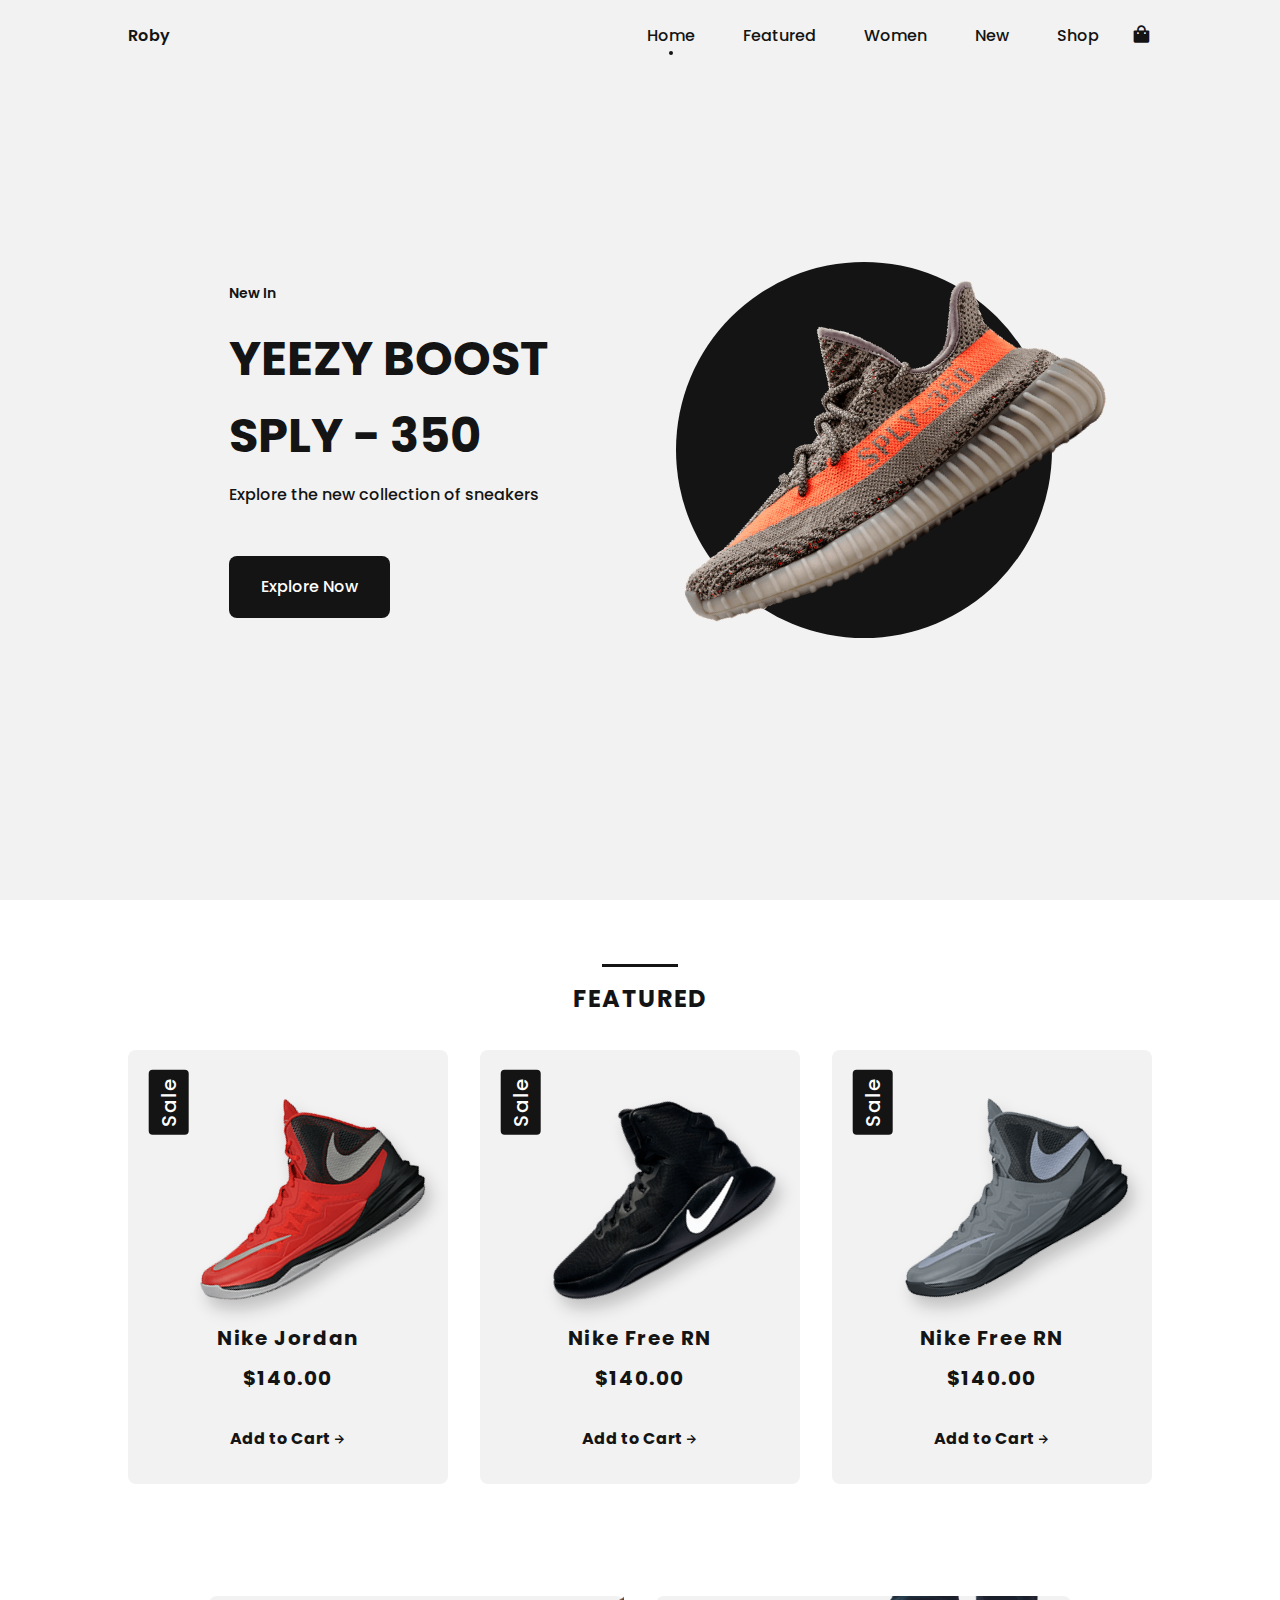
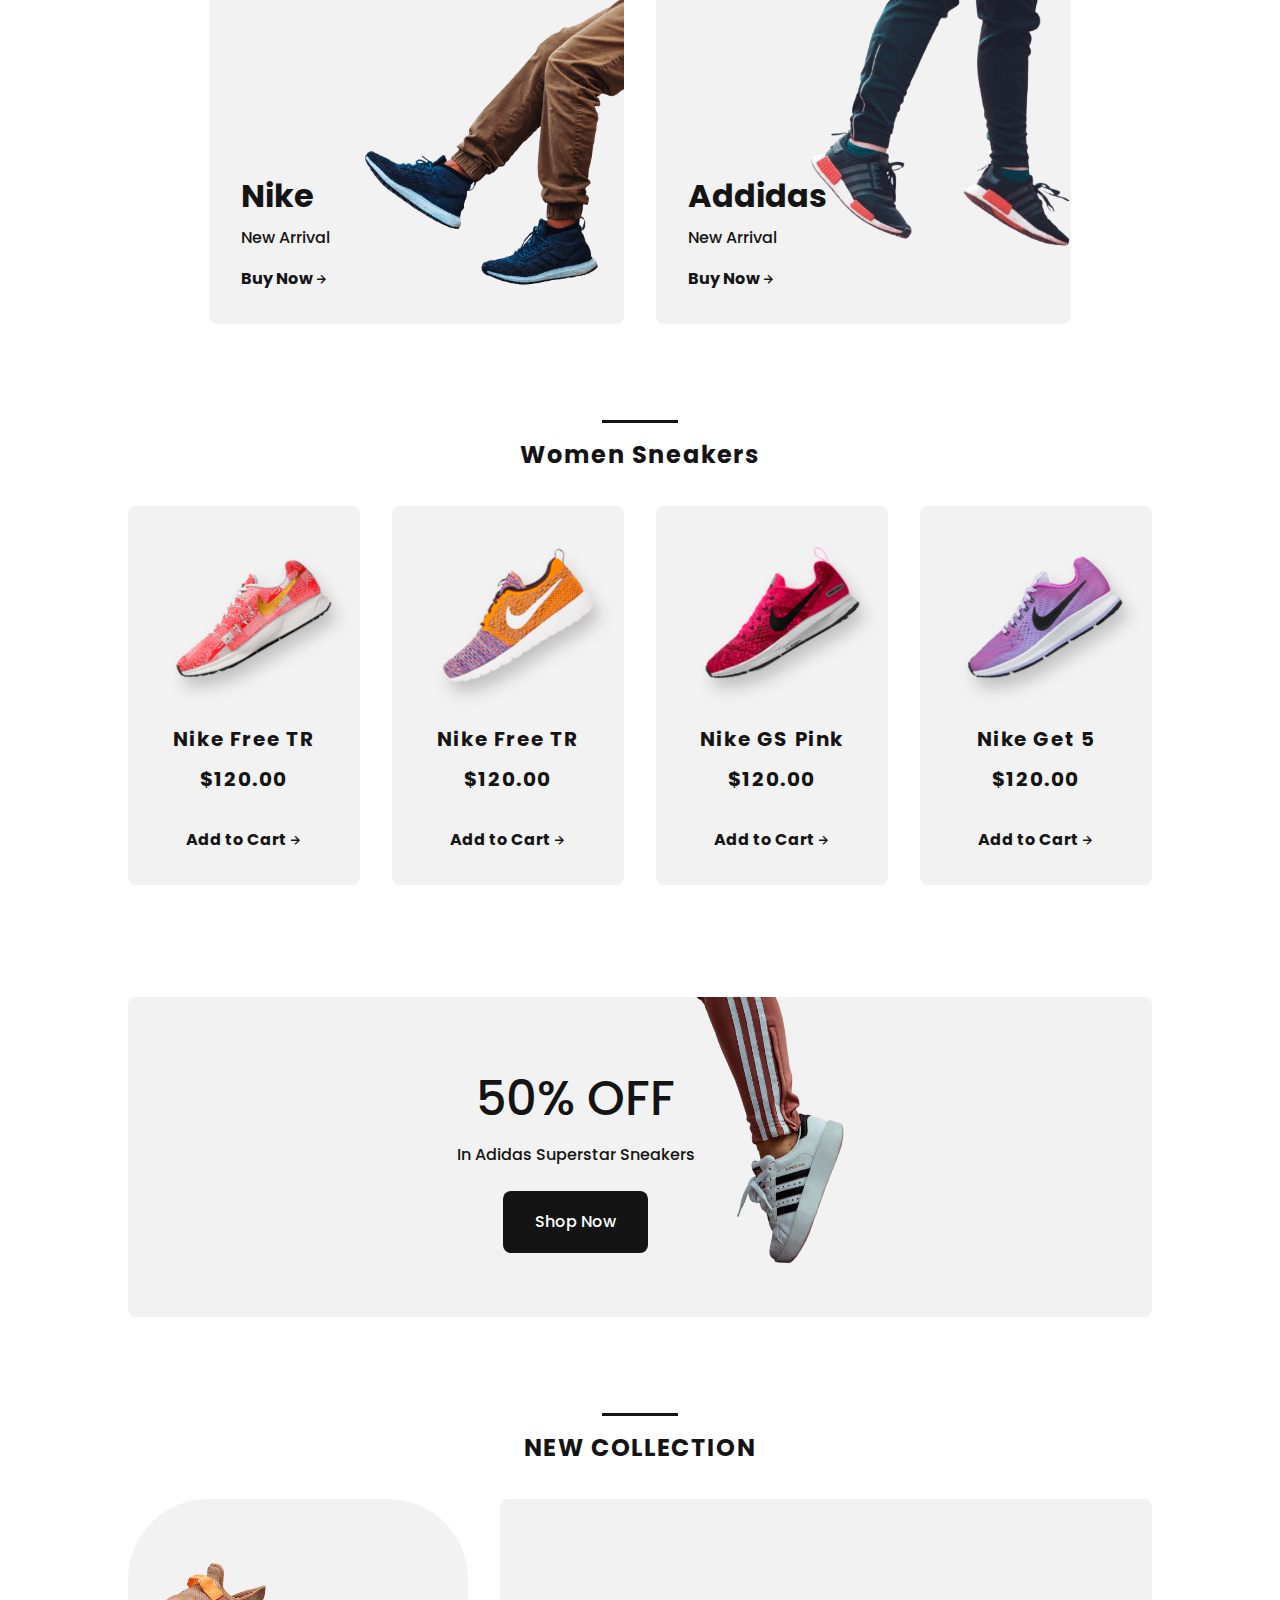
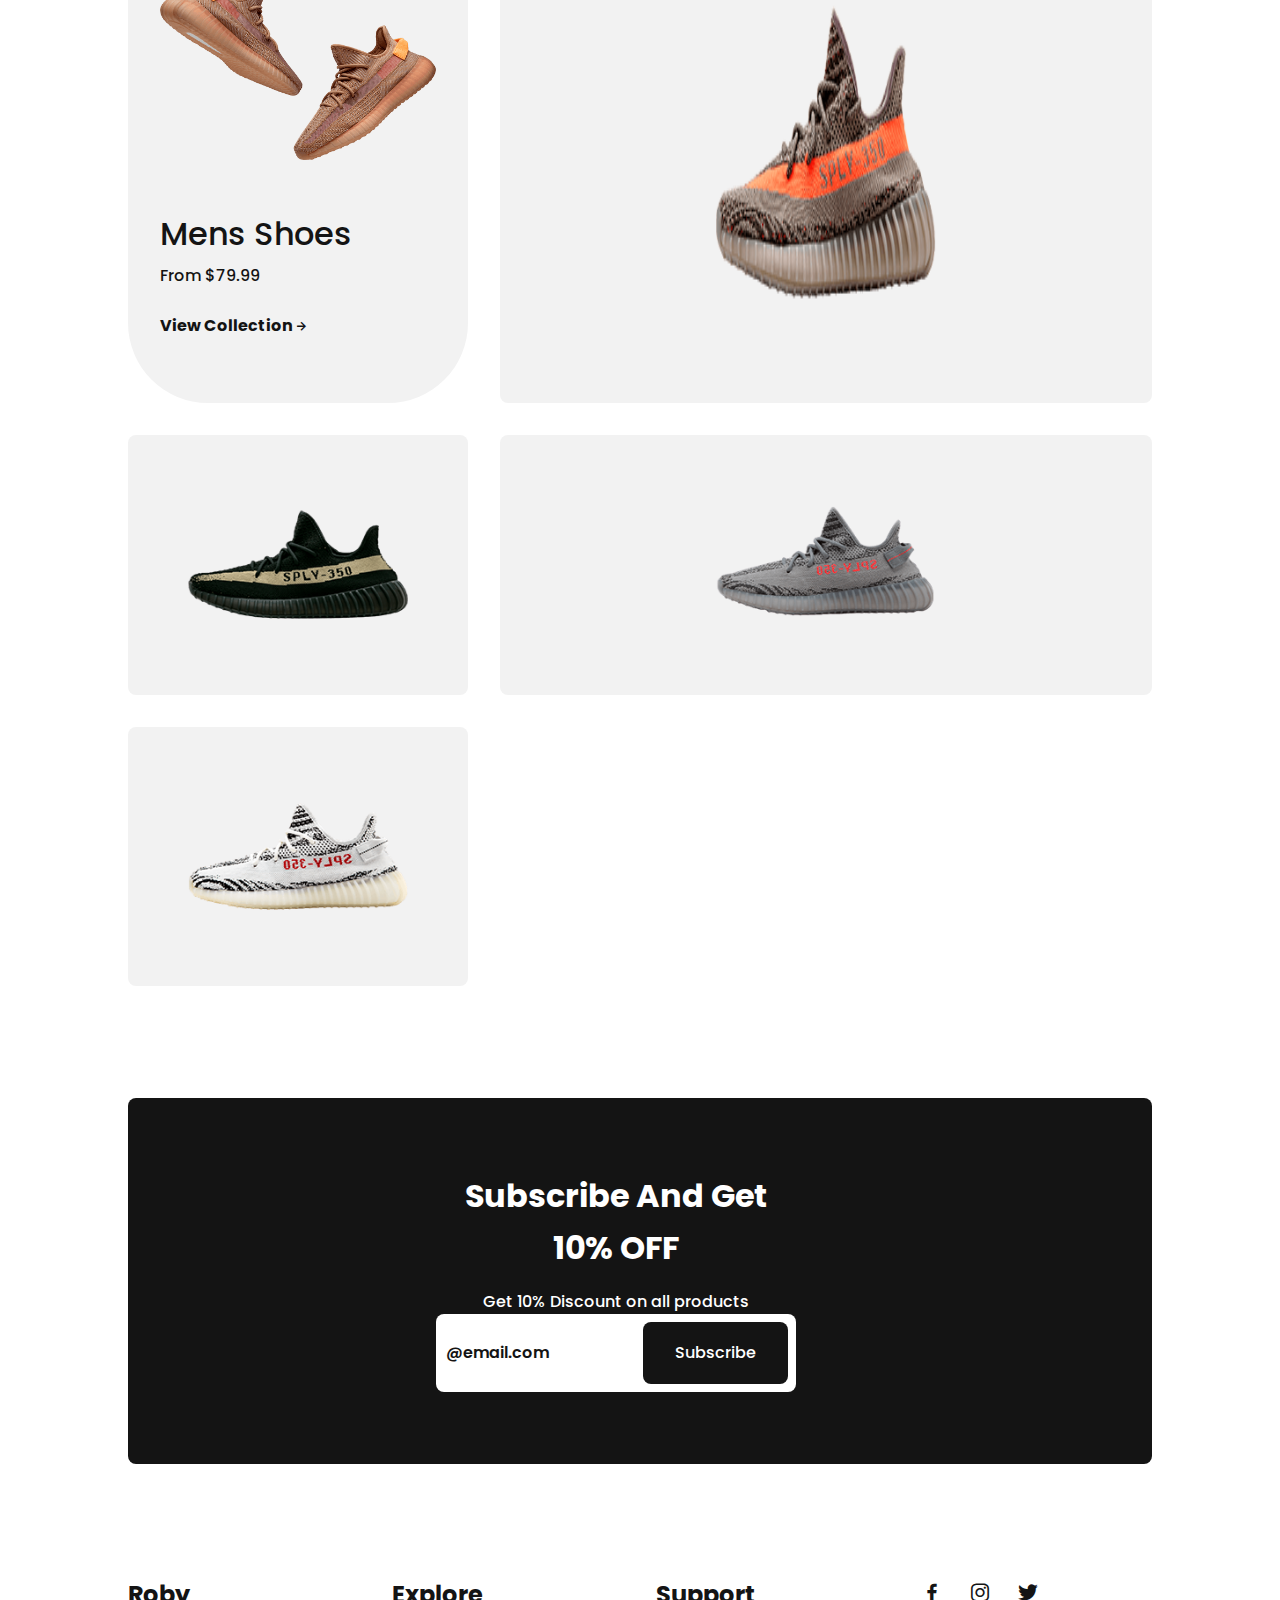
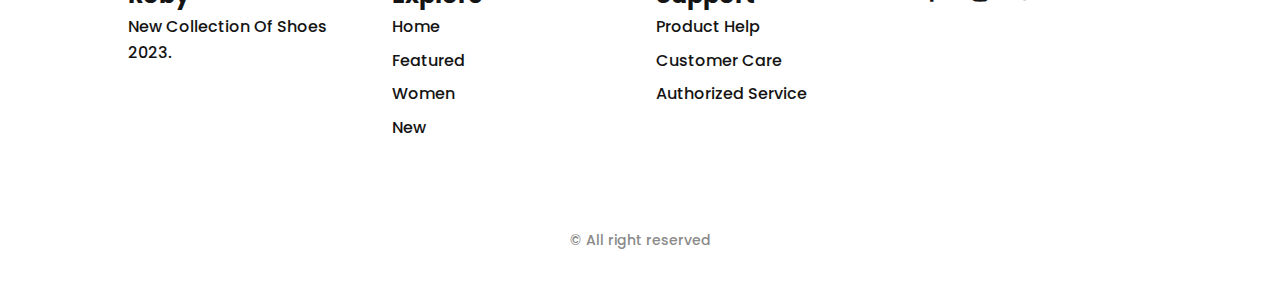
<file: public/index.html>
<!DOCTYPE html>
<html lang="en">
<head>
    <meta charset="UTF-8">
    <meta name="viewport" content="width=device-width, initial-scale=1.0">
    <link rel="stylesheet" href="assets/css/style.css">

    <link href='https://unpkg.com/boxicons@2.1.4/css/boxicons.min.css' rel='stylesheet'>
    <title>Sneakers Shop</title>
</head>
<body>
    <header class="l-header" id="header">
        <nav class="nav bg-grid">
            <div class="nav__toggle" id="nav-toggle">
                <i class='bx bxs-grid'></i>
            </div>

            <a href="#" class="nav__logo">Roby</a>

            <div class="nav__menu" id="nav-menu">
                <ul class="nav__list">
                    <li class="nav__item"><a href="#home" class="nav__link active">Home</a></li>
                    <li class="nav__item"><a href="#featured" class="nav__link">Featured</a></li>
                    <li class="nav__item"><a href="#women" class="nav__link">Women</a></li>
                    <li class="nav__item"><a href="#new" class="nav__link">New</a></li>
                    <li class="nav__item"><a href="./shop.html" class="nav__link">Shop</a></li>
                </ul>
            </div>

            <div class="nav__shop">
                <i class='bx bxs-shopping-bag' ></i>
            </div>
        </nav>
    </header>

    <main class="l-main">
        <section class="home" id="home">
            <div class="home__container bg-grid">
                <div class="home__sneaker">
                    <div class="home__shape"></div>
                    <img src="assets/images/imghome.png" alt="" class="home__img">
                </div>
                <div class="home__data">
                    <span class="home__new">New In</span>
                    <h1 class="home__title">YEEZY BOOST<br>SPLY - 350</h1>
                    <p class="home__description">Explore the new collection of sneakers</p>
                    <a href="#" class="button">Explore Now</a>
                </div>
            </div>
        </section>


        <section class="feature section" id="featured">
            <h2 class="section-title">FEATURED</h2>
            <div class="featured__container bg-grid">
                <article class="sneaker">
                    <div class="sneaker__sale">Sale</div>
                    <img src="assets/images/featured1.png" alt="" class="sneaker__img">
                    <span class="sneaker__name">Nike Jordan</span>
                    <span class="sneaker__price">$140.00</span>
                    <a href="" class="button-light">Add to Cart<i class='bx bx-right-arrow-alt' ></i></a>
                </article>
                <article class="sneaker">
                    <div class="sneaker__sale">Sale</div>
                    <img src="assets/images/featured2.png" alt="" class="sneaker__img">
                    <span class="sneaker__name">Nike Free RN</span>
                    <span class="sneaker__price">$140.00</span>
                    <a href="" class="button-light">Add to Cart<i class='bx bx-right-arrow-alt' ></i></a>
                </article>
                <article class="sneaker">
                    <div class="sneaker__sale">Sale</div>
                    <img src="assets/images/featured3.png" alt="" class="sneaker__img">
                    <span class="sneaker__name">Nike Free RN</span>
                    <span class="sneaker__price">$140.00</span>
                    <a href="" class="button-light">Add to Cart<i class='bx bx-right-arrow-alt' ></i></a>
                </article>
            </div>
        </section>

        <section class="collection section">
            <div class="collection__container bg-grid">
                <div class="collection__card">
                    <div class="collection__data">
                        <h3 class="collection__name">Nike</h3>
                        <p class="collection__description">New Arrival</p>
                        <a href="#" class="button-light">Buy Now<i class='bx bx-right-arrow-alt' ></i></a>
                    </div>
                    <img src="assets/images/collection1.png" alt="" class="collection__img">
                </div>

                <div class="collection__card">
                    <div class="collection__data">
                        <h3 class="collection__name">Addidas</h3>
                        <p class="collection__description">New Arrival</p>
                        <a href="#" class="button-light">Buy Now<i class='bx bx-right-arrow-alt' ></i></a>
                    </div>
                    <img src="assets/images/collection2.png" alt="" class="collection__img">
                </div>

                
            </div>
        </section>

        <section class="women section" id="women">
            <h2 class="section-title">Women Sneakers</h2>
            <div class="women__container bg-grid">
                <article class="sneaker">
                    <img src="assets/images/women1.png" alt="" class="sneaker__img">
                    <span class="sneaker__name">Nike Free TR</span>
                    <span class="sneaker__price">$120.00</span>
                    <a href="" class="button-light">Add to Cart<i class='bx bx-right-arrow-alt' ></i></a>
                </article>

                <article class="sneaker">
                    <img src="assets/images/women2.png" alt="" class="sneaker__img">
                    <span class="sneaker__name">Nike Free TR</span>
                    <span class="sneaker__price">$120.00</span>
                    <a href="" class="button-light">Add to Cart<i class='bx bx-right-arrow-alt' ></i></a>
                </article>

                <article class="sneaker">
                    <img src="assets/images/women3.png" alt="" class="sneaker__img">
                    <span class="sneaker__name">Nike GS Pink</span>
                    <span class="sneaker__price">$120.00</span>
                    <a href="" class="button-light">Add to Cart<i class='bx bx-right-arrow-alt' ></i></a>
                </article>

                <article class="sneaker">
                    <img src="assets/images/women4.png" alt="" class="sneaker__img">
                    <span class="sneaker__name">Nike Get 5</span>
                    <span class="sneaker__price">$120.00</span>
                    <a href="" class="button-light">Add to Cart<i class='bx bx-right-arrow-alt' ></i></a>
                </article>
            </div>
        </section>
        
        <section class="offer section">
            <div class="offer__container bg-grid">
                <div class="offer__data">
                    <div class="offer__title">50% OFF</div>
                    <p class="offer__description">In Adidas Superstar Sneakers</p>
                    <a href="#" class="button">Shop Now</a>
                </div>
                <img src="assets/images/offert.png" alt="" class="offer__img">
            </div>
        </section>

        <section class="new section" id="new">
            <h2 class="section-title">NEW COLLECTION</h2>
            <div class="new__container bg-grid">
                <div class="new__mens">
                    <img src="assets/images/new1.png" alt="" class="new__mens-img">
                    <he class="new__title">Mens Shoes</he>
                    <span class="new__price">From $79.99</span>
                    <a href="#" class="button-light">View Collection<i class='bx bx-right-arrow-alt' ></i></a>
                </div>

                <div class="new__sneaker">
                    <div class="new__sneaker-card">
                        <img src="assets/images/new2.png" alt="" class="new__sneaker-img">
                        <div class="new__sneaker-overlay">
                            <a href="" class="button">Add to Cart</a>
                        </div>
                    </div>
                </div>

                <div class="new__sneaker">
                    <div class="new__sneaker-card">
                        <img src="assets/images/new3.png" alt="" class="new__sneaker-img">
                        <div class="new__sneaker-overlay">
                            <a href="" class="button">Add to Cart</a>
                        </div>
                    </div>
                </div>

                <div class="new__sneaker">
                    <div class="new__sneaker-card">
                        <img src="assets/images/new4.png" alt="" class="new__sneaker-img">
                        <div class="new__sneaker-overlay">
                            <a href="" class="button">Add to Cart</a>
                        </div>
                    </div>
                </div>

                <div class="new__sneaker">
                    <div class="new__sneaker-card">
                        <img src="assets/images/new5.png" alt="" class="new__sneaker-img">
                        <div class="new__sneaker-overlay">
                            <a href="" class="button">Add to Cart</a>
                        </div>
                    </div>
                </div>
            </div>
        </section>

        <section class="newsletter section">
            <div class="newsletter__container bg-grid">
                <div>
                    <h3 class="newsletter__title">
                        Subscribe And Get<br>
                        10% OFF
                    </h3>
                    <p class="newsletter__description">Get 10% Discount on all products</p>

                    <form action="" class="newsletter__subscribe">
                        <input type="text" placeholder="@email.com" class="newsletter__input">
                        <a href="#" class="button">Subscribe</a>
                    </form>
                </div>
            </div>
        </section>

        <footer class="footer section">
            <div class="footer__container bg-grid">
                <div class="footer__box">
                    <h3 class="footer__title">Roby</h3>
                    <p class="footer__description">New Collection Of Shoes 2023.</p>
                </div>

                <div class="footer__box">
                    <h3 class="footer__title">Explore</h3>
                    <ul>
                        <li><a href="#Home" class="footer__link">Home</a></li>
                        <li><a href="#Featured" class="footer__link">Featured</a></li>
                        <li><a href="#Women" class="footer__link">Women</a></li>
                        <li><a href="#New" class="footer__link">New</a></li>
                    </ul>
                </div>

                <div class="footer__box">
                    <h3 class="footer__title">Support</h3>
                    <ul>
                        <li><a href="#home" class="footer__link">Product Help</a></li>
                        <li><a href="#featured" class="footer__link">Customer Care</a></li>
                        <li><a href="#women" class="footer__link">Authorized Service</a></li>
                    </ul>
                </div>

                <div class="footer__box">
                    <a href="#" class="footer__social"><i class='bx bxl-facebook'></i></a>
                    <a href="#" class="footer__social"><i class='bx bxl-instagram'></i></a>
                    <a href="#" class="footer__social"><i class='bx bxl-twitter'></i></a>
                </div>
            </div>

            <p class="footer__copy">&#169; All right reserved</p>
        </footer>
    </main>

    <script src="assets/js/index.js"></script>
</body>
</html>
</file>
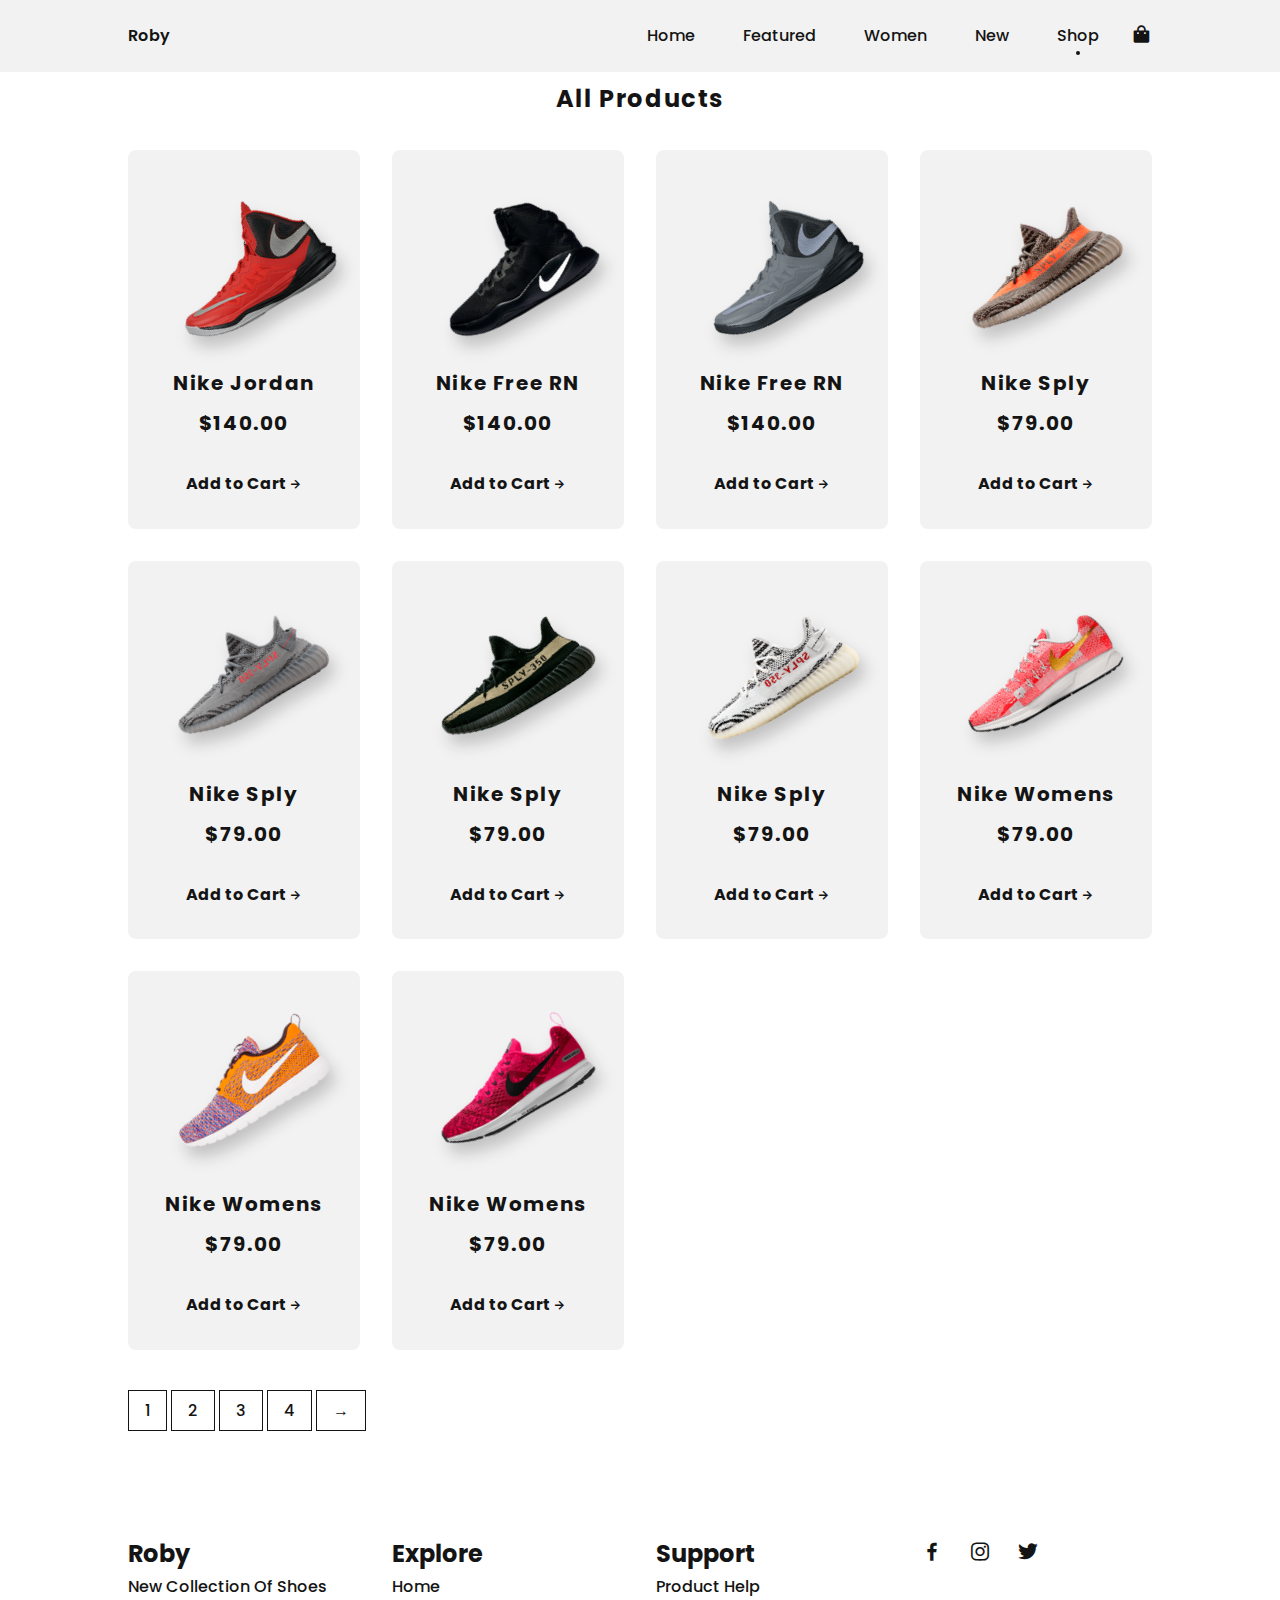
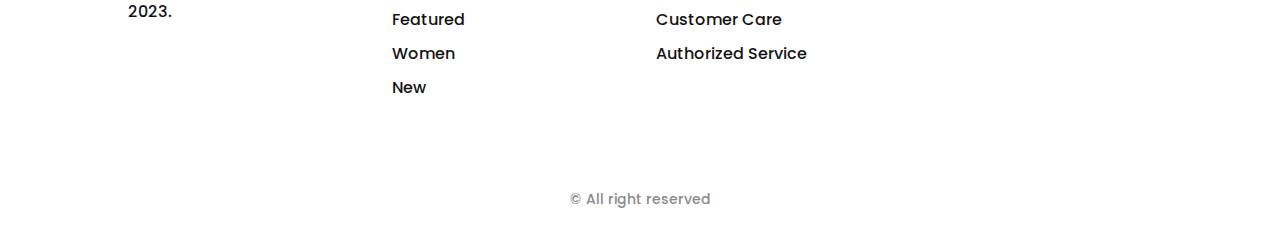
<file: public/shop.html>
<!DOCTYPE html>
<html lang="en">
<head>
    <meta charset="UTF-8">
    <meta name="viewport" content="width=device-width, initial-scale=1.0">
    <title>Snealer Shop</title>
    <link rel="stylesheet" href="assets/css/style.css">

    <link href='https://unpkg.com/boxicons@2.1.4/css/boxicons.min.css' rel='stylesheet'>
</head>
<body>
    <header class="l-header" id="header">
        <nav class="nav bg-grid">
            <div class="nav__toggle" id="nav-toggle">
                <i class='bx bxs-grid'></i>
            </div>

            <a href="#" class="nav__logo">Roby</a>

            <div class="nav__menu" id="nav-menu">
                <ul class="nav__list">
                    <li class="nav__item"><a href="./index.html" class="nav__link">Home</a></li>
                    <li class="nav__item"><a href="./index.html#featured" class="nav__link">Featured</a></li>
                    <li class="nav__item"><a href="./index.html#women" class="nav__link">Women</a></li>
                    <li class="nav__item"><a href="./index.html#new" class="nav__link">New</a></li>
                    <li class="nav__item"><a href="#shop" class="nav__link active">Shop</a></li>
                </ul>
            </div>

            <div class="nav__shop">
                <i class='bx bxs-shopping-bag' ></i>
            </div>
        </nav>
    </header>

    <main class="l-main">
        <section class="feature section" id="shop">
            <h2 class="section-title">All Products</h2>
            <div class="featured__container bg-grid">
                <article class="sneaker">

                    <img src="assets/images/featured1.png" alt="" class="sneaker__img">
                    <span class="sneaker__name">Nike Jordan</span>
                    <span class="sneaker__price">$140.00</span>
                    <a href="" class="button-light">Add to Cart<i class='bx bx-right-arrow-alt' ></i></a>
                </article>
                <article class="sneaker">

                    <img src="assets/images/featured2.png" alt="" class="sneaker__img">
                    <span class="sneaker__name">Nike Free RN</span>
                    <span class="sneaker__price">$140.00</span>
                    <a href="" class="button-light">Add to Cart<i class='bx bx-right-arrow-alt' ></i></a>
                </article>
                <article class="sneaker">

                    <img src="assets/images/featured3.png" alt="" class="sneaker__img">
                    <span class="sneaker__name">Nike Free RN</span>
                    <span class="sneaker__price">$140.00</span>
                    <a href="" class="button-light">Add to Cart<i class='bx bx-right-arrow-alt' ></i></a>
                </article>

                <article class="sneaker">

                    <img src="assets/images/new2.png" alt="" class="sneaker__img">
                    <span class="sneaker__name">Nike Sply</span>
                    <span class="sneaker__price">$79.00</span>
                    <a href="" class="button-light">Add to Cart<i class='bx bx-right-arrow-alt' ></i></a>
                </article>

                <article class="sneaker">

                    <img src="assets/images/new4.png" alt="" class="sneaker__img">
                    <span class="sneaker__name">Nike Sply</span>
                    <span class="sneaker__price">$79.00</span>
                    <a href="" class="button-light">Add to Cart<i class='bx bx-right-arrow-alt' ></i></a>
                </article>

                <article class="sneaker">

                    <img src="assets/images/new3.png" alt="" class="sneaker__img">
                    <span class="sneaker__name">Nike Sply</span>
                    <span class="sneaker__price">$79.00</span>
                    <a href="" class="button-light">Add to Cart<i class='bx bx-right-arrow-alt' ></i></a>
                </article>

                <article class="sneaker">

                    <img src="assets/images/new5.png" alt="" class="sneaker__img">
                    <span class="sneaker__name">Nike Sply</span>
                    <span class="sneaker__price">$79.00</span>
                    <a href="" class="button-light">Add to Cart<i class='bx bx-right-arrow-alt' ></i></a>
                </article>

                <article class="sneaker">

                    <img src="assets/images/women1.png" alt="" class="sneaker__img">
                    <span class="sneaker__name">Nike Womens</span>
                    <span class="sneaker__price">$79.00</span>
                    <a href="" class="button-light">Add to Cart<i class='bx bx-right-arrow-alt' ></i></a>
                </article>

                <article class="sneaker">

                    <img src="assets/images/women2.png" alt="" class="sneaker__img">
                    <span class="sneaker__name">Nike Womens</span>
                    <span class="sneaker__price">$79.00</span>
                    <a href="" class="button-light">Add to Cart<i class='bx bx-right-arrow-alt' ></i></a>
                </article>

                <article class="sneaker">

                    <img src="assets/images/women3.png" alt="" class="sneaker__img">
                    <span class="sneaker__name">Nike Womens</span>
                    <span class="sneaker__price">$79.00</span>
                    <a href="" class="button-light">Add to Cart<i class='bx bx-right-arrow-alt' ></i></a>
                </article>
            </div>

            <div class="sneaker__pages bg-grid">
                <div>
                    <span class="sneaker__page">1</span>
                    <span class="sneaker__page">2</span>
                    <span class="sneaker__page">3</span>
                    <span class="sneaker__page">4</span>
                    <span class="sneaker__page">&#8594;</span>
                </div>
            </div>
        </section>
    </main>

    <footer class="footer section">
        <div class="footer__container bg-grid">
            <div class="footer__box">
                <h3 class="footer__title">Roby</h3>
                <p class="footer__description">New Collection Of Shoes 2023.</p>
            </div>

            <div class="footer__box">
                <h3 class="footer__title">Explore</h3>
                <ul>
                    <li><a href="#Home" class="footer__link">Home</a></li>
                    <li><a href="#Featured" class="footer__link">Featured</a></li>
                    <li><a href="#Women" class="footer__link">Women</a></li>
                    <li><a href="#New" class="footer__link">New</a></li>
                </ul>
            </div>

            <div class="footer__box">
                <h3 class="footer__title">Support</h3>
                <ul>
                    <li><a href="#home" class="footer__link">Product Help</a></li>
                    <li><a href="#featured" class="footer__link">Customer Care</a></li>
                    <li><a href="#women" class="footer__link">Authorized Service</a></li>
                </ul>
            </div>

            <div class="footer__box">
                <a href="#" class="footer__social"><i class='bx bxl-facebook'></i></a>
                <a href="#" class="footer__social"><i class='bx bxl-instagram'></i></a>
                <a href="#" class="footer__social"><i class='bx bxl-twitter'></i></a>
            </div>
        </div>

        <p class="footer__copy">&#169; All right reserved</p>
    </footer>
    <script src="assets/js/index.js"></script>
</body>
</html>
</file>
<file: public/assets/css/style.css>
@import url('https://fonts.googleapis.com/css2?family=Lato:ital,wght@0,300;0,400;0,700;0,900;1,300;1,400;1,700;1,900&family=Oswald&family=Poppins&display=swap');


:root{

    --header-height: 3rem;

    --font-medium:500;
    --font-semi-bold:600;
    --font-bold:700;



    --dark-color:#141414;
    --dark-color-light:#8A8A8A;
    --dark-color-lighten:#F2F2F2;
    --white-color:#FFF;

    --body-font: 'Poppins', sans-serif;


    --big-font-size: 1.25rem;
    --bigger-font-size: 1.5rem;
    --biggest-font-size: 2rem;
    --h2-font-size: 1.25rem;
    --normal-font-size: .938rem;
    --smaller-font-size: .813rem;


    --mb-1: .5rem;
    --mb-2: 1rem;
    --mb-3: 1.5rem;
    --mb-4: 2rem;
    --mb-5: 2.5rem;
    --mb-6: 3rem;

    --z-fixed:100;


    --rotate-img:rotate(-30deg);

}

@media screen and (min-width:768px) {
    :root{
        --big-font-size: 1.5rem;
        --bigger-font-size: 2rem;
        --biggest-font-size: 3rem;
        
        --normal-font-size: 1rem;
        --smaller-font-size: .875rem;
    }
}

*,::before,::after{
    box-sizing: border-box;
}

html{
    scroll-behavior: smooth;
}


body{
    margin: var(--header-height)0 0 0;
    font-family: var(--body-font);
    font-size: var(--normal-font-size);
    font-weight: var(--font-medium);
    color: var(--dark-color);
    line-height: 1.6;

}

h1,h2,h3,ul,p{
    margin: 0;
}

ul{
    padding: 0;
    list-style: none;

}

a{
    text-decoration: none;
    color: var(--dark-color);
}

img{
    max-width: 100%;
    height: auto;
    display: block;
}

.section{
    padding: 5rem 0 2rem;
}

.section-title{
    position: relative;
    font-size: var(--big-font-size);
    margin-bottom: var(--mb-4);
    text-align: center;
    letter-spacing: .1rem;
}

.section-title::after{
    content: '';
    position: absolute;
    width: 56px;
    height: .18rem;
    top: -1rem;
    left:0;
    right: 0;
    margin:auto;
    background-color: var(--dark-color);

}

.bg-grid{
    max-width: 1024px;
    display: grid;
    grid-template-columns: 100%;
    column-gap: 2rem;
    width: calc(100% - 2rem);
    margin-left: var(--mb-2);
    margin-right: var(--mb-2);
}

.l-header{
    width: 100%;
    position: fixed;
    top:0;
    left: 0;
    z-index: var(--z-fixed);
    background-color: var(--dark-color-lighten);
}

.nav{
    height: var(--header-height);
    display: flex;
    justify-content: space-between;
    align-items: center;
}

@media screen and (max-width:768px){
    .nav__menu{
        position: fixed;
        top: var(--header-height);
        left: -100%;
        width: 70%;
        height: 100vh;
        padding: 2rem;
        background-color: var(--white-color);
        transition: .5s;
    }
}

.nav__item{
    margin-bottom: var(--mb-4);
}

.nav__logo{
    font-weight: var(--font-semi-bold);

}

.nav__toggle, .nav__shop{
    font-size: 1.3rem;
    cursor: pointer;
}

.show{
    left: 0;
}
.active{
    position: relative;
}

.active::before{
    content: '';
    position: absolute;
    bottom: -.5rem;
    left: 45%;
    width: 4px;
    height: 4px;
    background-color: var(--dark-color);
    border-radius: 50%;
}

.scroll-header{
    background-color: var(--white-color);
    box-shadow: 0 2px 4px rgba(0,0,0,.1);
}

.home{
    background-color: var(--dark-color-lighten);
    overflow: hidden;
}

.home__container{
    height: calc(100vh - var(--header-height));

}

.home__sneaker{
    position: relative;
    display: flex;
    justify-content: center;
    align-self: center;
}

.home__shape{
    width: 220px;
    height: 220px;
    background-color: var(--dark-color);
    border-radius: 50%;

}

.home__img{
    position: absolute;
    top: 1.5rem;
    max-width: initial;
    width: 275px;
    transform: var(--rotate-img);
}

.home__new{
    display: block;
    font-size: var(--smaller-font-size);
    font-weight: var(--font-semi-bold);
    margin-bottom: var(--mb-2);

}
.home__title{
    font-size: var(--biggest-font-size);
    margin-bottom: var(--mb-1);

}
.home__description{
    margin-bottom: var(--mb-6);

}

.button{
    display: inline-block;
    background-color: var(--dark-color);
    color: var(--white-color);
    padding: 1.125rem 2rem;
    font-weight: var(--font-medium);
    border-radius: .5rem;
    transition: .3s;

}
.button:hover{
    transform: translateY(-.25rem);
}

.button-light{
    display: inline-flex;
    color: var(--dark-color);
    font-weight: var(--font-bold);
    align-items: center;

}

.button-icon{
    font-size: 1.25rem;
    margin-left: var(--mb-1);
    transition: .3s;
}

.button-light:hover .button-icon{
    transform: translateX(.25rem);
}

.featured__container{
    row-gap: 2rem;
    grid-template-columns: repeat(auto-fit, minmax(220px, 1fr));
}

.sneaker{
    position: relative;
    display: flex;
    flex-direction: column;
    align-items: center;
    padding: 2rem;
    background-color: var(--dark-color-lighten);
    border-radius: .5rem;
    transition: .3s;
}

.sneaker__sale{
    position: absolute;
    left: .5rem;
    background-color: var(--dark-color);
    color: var(--white-color);
    padding: .25rem .5rem;
    border-radius: .25rem;
    font-size: var(--h2-font-size);
    transform: rotate(-90deg);
    letter-spacing: .1rem;
}

.sneaker__img{
    widows: 220px;
    margin-top: var(--mb-3);
    margin-bottom: var(--mb-6);
    transform: var(--rotate-img);
    filter: drop-shadow(0 12px 8px rgba(0,0,0,.2));
}

.sneaker__name, .sneaker__price{
    font-size: var(--h2-font-size);
    letter-spacing: .1rem;
    font-weight: var(--font-bold);

}
.sneaker__name{
    margin-bottom: var(--mb-1);

}
.sneaker__price{
    margin-bottom: var(--mb-4);
}

.sneaker:hover{
    transform: translateY(-.5rem);
}

.sneaker__pages{
    margin-top: var(--mb-6);
}
.sneaker__page{
    padding: .5rem 1rem;
    border: 1px solid var(--dark-color);
}

.sneaker__page:hover{
    background-color: var(--dark-color);
    color: var(--white-color);
}

.collection__container{
    row-gap: 2rem;
    justify-content: center;
}

.collection__card{
    position: relative;
    display: flex;
    height: 328px;
    background-color: var(--dark-color-lighten);
    padding: 2rem;
    border-radius: .5rem;
    transition: .3s;
}

.collection__data{
    align-self: flex-end;

}
.collection__img{
    position: absolute;
    top: 0;
    right: 0;
    width: 230px;
}

.collection__name{
    font-size: var(--bigger-font-size);
    margin-bottom: .25rem;
}
.collection__description{
    margin-bottom: var(--mb-2);

}
.collection__card:hover{
    transform: translateY(-.5rem);
}
.women__container{
    row-gap: 2rem;
    grid-template-columns: repeat(auto-fit, minmax(220px,1fr));
}

.offer__container{
    grid-template-columns: 55% 45%;
    column-gap: 0;
    background-color: var(--dark-color-lighten);
    border-radius: .5rem;
    justify-content: center;
}

.offer__data{
    padding: 4rem 0 4rem 1.5rem;

}
.offer__title{
    font-size: var(--biggest-font-size);
    margin-bottom: .25rem;
}
.offer__description{
    margin-bottom: var(--mb-3);

}

.offer__img{
    width: 153px;
}

.new__container{
    row-gap: 2rem;
}

.new__mens{
    display: flex;
    flex-direction: column;
    justify-content: center;
    background-color: var(--dark-color-lighten);
    border-radius: 5rem;
    padding: 2rem;
}

.new__mens-img{
    width: 276px;
    margin-bottom: var(--mb-3);

}
.new__title{
    font-size: var(--bigger-font-size);
    margin-bottom: .25rem;
}

.new__price{
    display: block;
    margin-bottom: var(--mb-3);
}
.new__sneaker{
    display: grid;
    gap: 1.5rem;
    grid-template-columns: repeat(auto-fit, minmax(220px,1fr));
}

.new__sneaker-card{
    position: relative;
    padding: 3.5rem 1.5rem;
    background-color: var(--dark-color-lighten);
    border-radius: .5rem;
    overflow: hidden;
    display: flex;
    justify-content: center;
}
.new__sneaker-img{
    width: 220px;
}

.new__sneaker-overlay{
    position: absolute;
    left: 0;
    bottom: -100%;
    width: 100%;
    height: 100%;
    display: flex;
    justify-content: center;
    align-items: center;
    background-color: rgba(138,138,138,.3);
    transition: .3s;
}

.new__sneaker-card:hover .new__sneaker-overlay{
    bottom: 0;
}

.newsletter__container{
    background-color: var(--dark-color);
    color: var(--white-color);
    padding: 2rem .5rem;
    border-radius: .5rem;
    text-align: center;
}
.newsletter__title{
    font-size: var(--bigger-font-size);
    margin-bottom: var(--mb-2);

}

.newsletter__description{
    margin-bottom: var(--mb-5);
}

.newsletter__subscribe{
    display: flex;
    column-gap: .5rem;
    background-color: var(--white-color);
    padding: .5rem;
    border-radius: .5rem;
}
.newsletter__input{
    outline: none;
    border: none;
    width: 90%;
    font-size: var(--normal-font-size);

}

.newsletter__input::placeholder{
    color: var(--dark-color);
    font-family: var(--body-font);
    font-size: var(--normal-font-size);
    font-weight: var(--font-semi-bold);
}

.footer__container{
    grid-template-columns: repeat(auto-fit, minmax(220px,1fr));
}

.footer__box{
    margin-bottom: var(--mb-4);
}

.footer__title{
    font-size: var(--big-font-size);
}

.footer__link{
    display: block;
    width: max-content;
    margin-bottom: var(--mb-1);

}
.footer__social{
    font-size: 1.5rem;
    margin-right: 1.25rem;
}

.footer__copy{
    padding-top:3rem ;
    font-size: var(--smaller-font-size);
    color: var(--dark-color-light);
    text-align: center;
}

@media screen and (min-width:576px){
    .collection__container{
        grid-template-columns: 415px;
    }

    .collection__img{
        width: 260px;
    }

    .offer__container{
        grid-template-columns: max-content max-content;
    }
    .offer__data{
        text-align: center;
    }

    .new__mens{
        align-items: center;
    }

}

@media screen and (min-width:768px){
    body{
        margin: 0;
    };
    .section{
        padding: 7rem 0 3rem;
    }
    .section-title::after{
        width: 76px;
    }
    .nav{
        height: calc(var(--header-height) + 1.5rem);
    }
    .nav__menu{
        margin-left: auto;
    }
    .nav__list{
        display: flex;
    }
    .nav__item{
        margin-left: var(--mb-6);
        margin-bottom: 0;
    }
    .nav__toggle{display: none;}

    .home__container{
        height: 100vh;
        grid-template-columns:max-content max-content ;
        justify-content: center;
        align-items: center;
    }
    .home__sneaker{
        order: 1;
    }
    .home__shape{
        width: 376px;
        height: 376px;
    }
    .home__img{
        width: 470px;
        top: 3.5rem;
        right: 0;
        left: -3rem;
    }

    .newsletter__container{
        grid-template-columns: max-content max-content;
        justify-content: center;
        align-items: center;
        padding: 4.5rem 2rem;
        column-gap: 3rem;
    }
    .newsletter__description{
        margin-bottom: 0;
    }
    .newsletter__subscribe{
        width: 360px;
        height: max-content;
    }
}

@media screen and (min-width:1024px){
    .bg-grid{
        margin-left: auto;
        margin-right: auto;
    }
    .home__container{
        column-gap: 8rem;

    }
    .collection__container{
        grid-template-columns: repeat(2, 415px);
    }

    .new__container{
        grid-template-columns: max-content 1fr;

    }
    .new__mens{
        align-items: initial;
        justify-content: flex-end;
        padding: 4rem 2rem;
    }
    .new__mens-img{
        margin-bottom: 3rem;
    }
}
</file>
